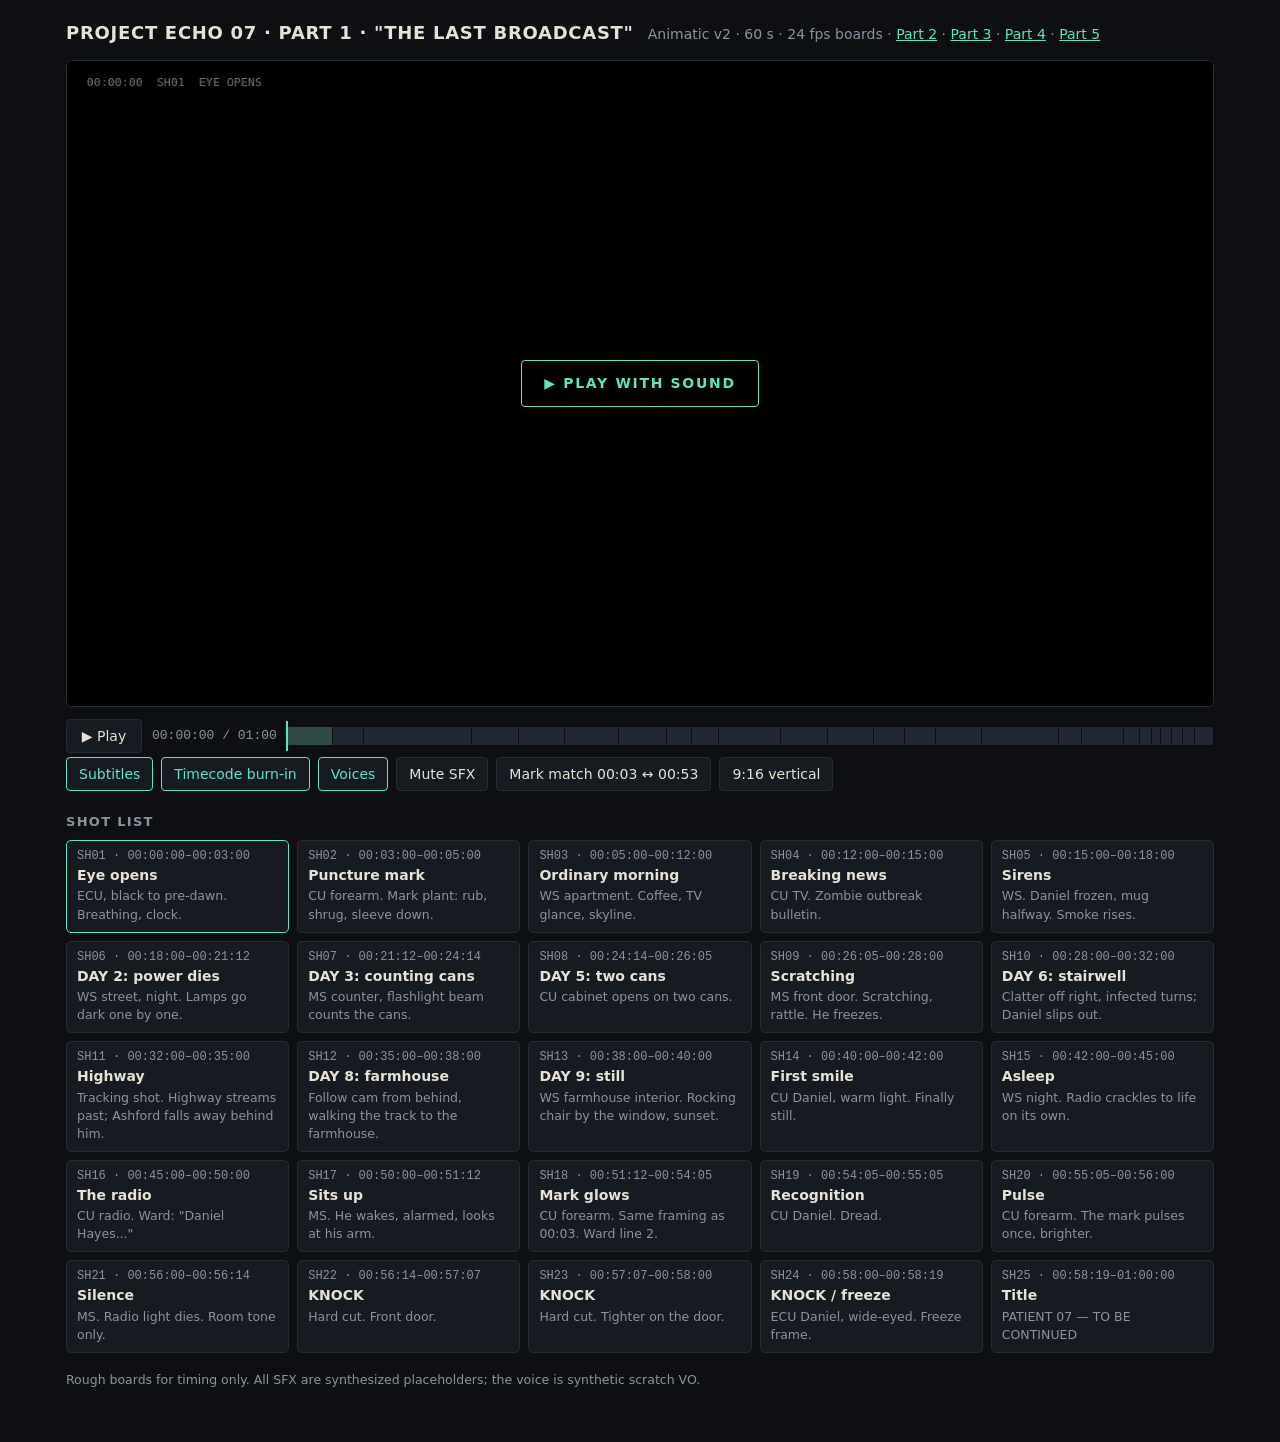
<file: animatic/index.html>
<!doctype html>
<html lang="en">
<head>
<meta charset="utf-8">
<meta name="viewport" content="width=device-width, initial-scale=1">
<title>Echo 07 Animatic</title>
<link rel="stylesheet" href="engine/animatic.css">
</head>
<body>
<main>
  <header>
    <h1>PROJECT ECHO 07 · PART 1 · "THE LAST BROADCAST"</h1>
    <p>Animatic v2 · 60 s · 24 fps boards · <a href="part-02.html">Part 2</a> · <a href="part-03.html">Part 3</a> · <a href="part-04.html">Part 4</a> · <a href="part-05.html">Part 5</a></p>
  </header>

  <div class="stage" id="stage">
    <canvas id="screen" width="1280" height="720" aria-label="Animatic playback"></canvas>
    <div class="overlay" id="overlay"><span>▶ PLAY WITH SOUND</span></div>
  </div>

  <div class="controls">
    <button id="play" type="button">▶ Play</button>
    <span class="time" id="time">00:00:00 / 01:00</span>
    <div class="scrub">
      <div class="track" id="track"></div>
      <div class="head" id="head"></div>
      <input id="scrub" type="range" min="0" max="60" step="0.01" value="0" aria-label="Scrub timeline">
    </div>
  </div>
  <div class="toggles">
    <button id="tSubs" type="button" aria-pressed="true">Subtitles</button>
    <button id="tBurn" type="button" aria-pressed="true">Timecode burn-in</button>
    <button id="tVO" type="button" aria-pressed="true">Voices</button>
    <button id="tMute" type="button" aria-pressed="false">Mute SFX</button>
    <button id="tMark" type="button" aria-pressed="false">Mark match 00:03 ↔ 00:53</button>
    <button id="tVert" type="button" aria-pressed="false">9:16 vertical</button>
  </div>

  <h2>Shot list</h2>
  <ol class="shots" id="shots"></ol>

  <p class="note">Rough boards for timing only. All SFX are synthesized placeholders; the voice is synthetic scratch VO.</p>
</main>

<script src="vo/part-01.js"></script>
<script src="engine/core.js"></script>
<script src="engine/props.js"></script>
<script src="part-01/shots.js"></script>
<script src="engine/player.js"></script>
</body>
</html>
</file>
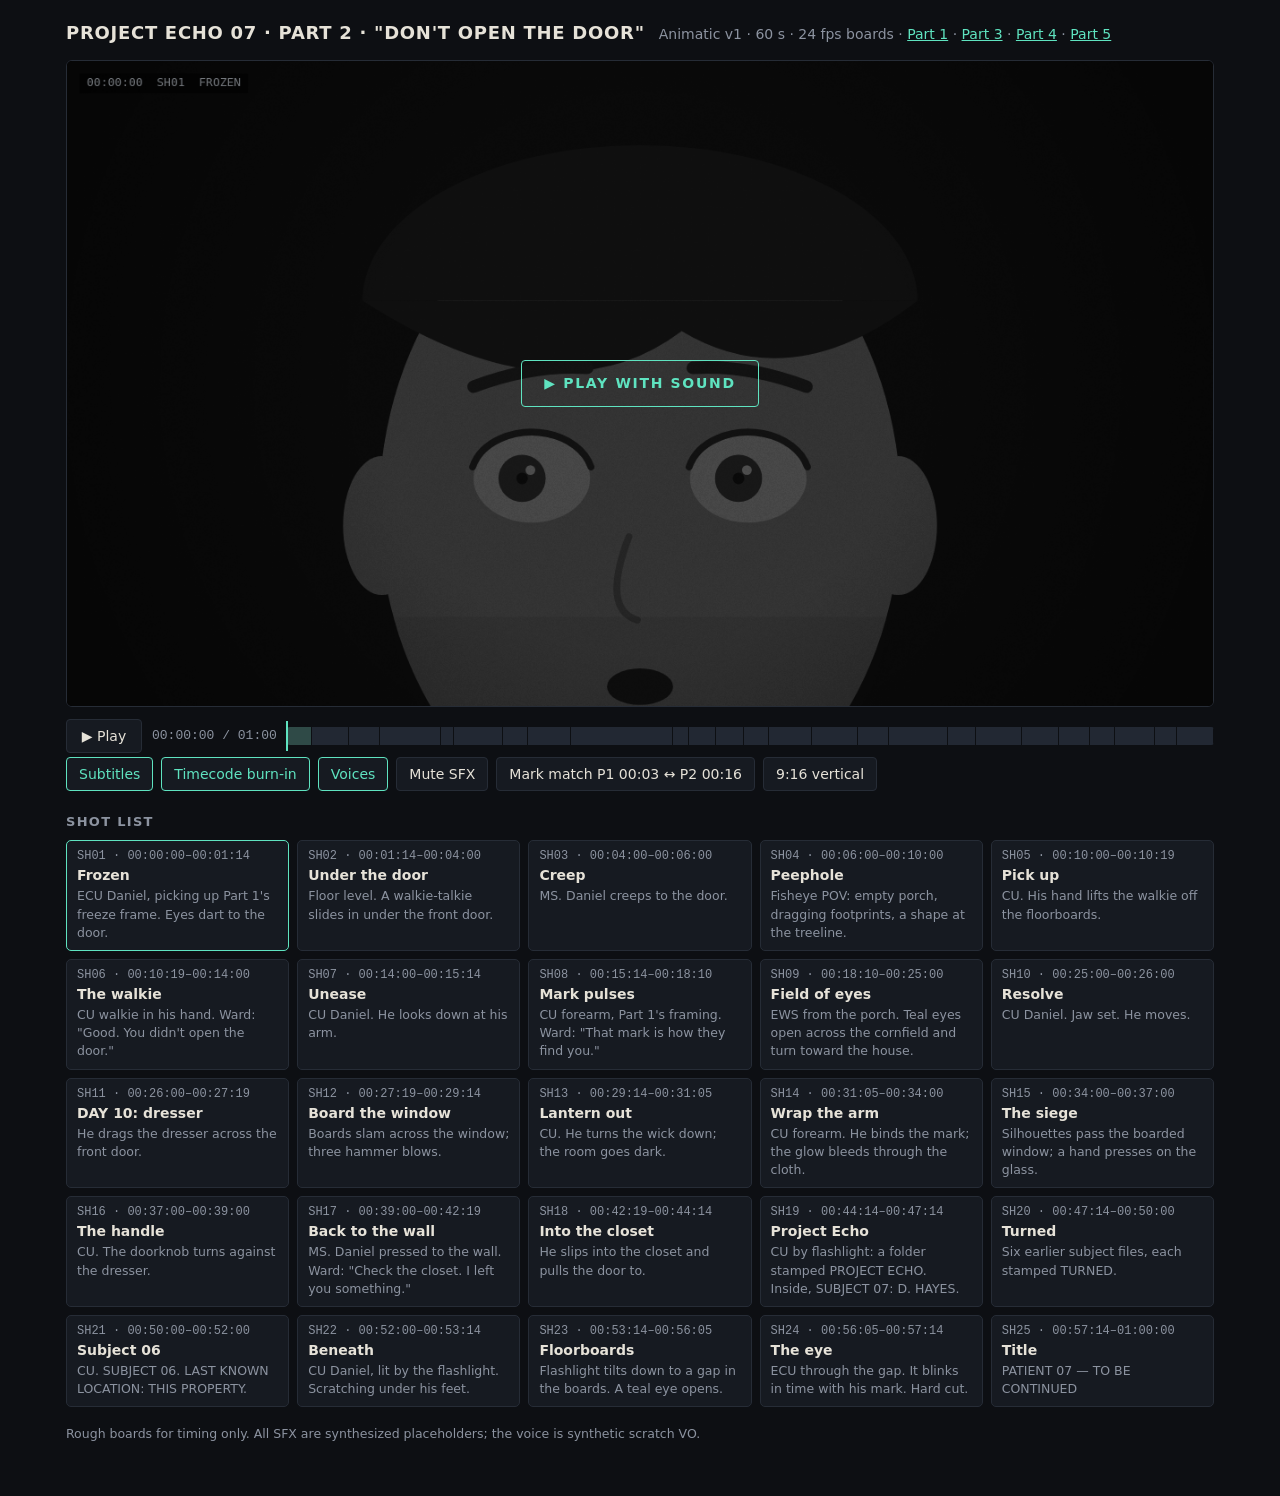
<file: animatic/part-02.html>
<!doctype html>
<html lang="en">
<head>
<meta charset="utf-8">
<meta name="viewport" content="width=device-width, initial-scale=1">
<title>Echo 07 Part 2</title>
<link rel="stylesheet" href="engine/animatic.css">
</head>
<body>
<main>
  <header>
    <h1>PROJECT ECHO 07 · PART 2 · "DON'T OPEN THE DOOR"</h1>
    <p>Animatic v1 · 60 s · 24 fps boards · <a href="index.html">Part 1</a> · <a href="part-03.html">Part 3</a> · <a href="part-04.html">Part 4</a> · <a href="part-05.html">Part 5</a></p>
  </header>

  <div class="stage" id="stage">
    <canvas id="screen" width="1280" height="720" aria-label="Animatic playback"></canvas>
    <div class="overlay" id="overlay"><span>▶ PLAY WITH SOUND</span></div>
  </div>

  <div class="controls">
    <button id="play" type="button">▶ Play</button>
    <span class="time" id="time">00:00:00 / 01:00</span>
    <div class="scrub">
      <div class="track" id="track"></div>
      <div class="head" id="head"></div>
      <input id="scrub" type="range" min="0" max="60" step="0.01" value="0" aria-label="Scrub timeline">
    </div>
  </div>
  <div class="toggles">
    <button id="tSubs" type="button" aria-pressed="true">Subtitles</button>
    <button id="tBurn" type="button" aria-pressed="true">Timecode burn-in</button>
    <button id="tVO" type="button" aria-pressed="true">Voices</button>
    <button id="tMute" type="button" aria-pressed="false">Mute SFX</button>
    <button id="tMark" type="button" aria-pressed="false">Mark match P1 00:03 ↔ P2 00:16</button>
    <button id="tVert" type="button" aria-pressed="false">9:16 vertical</button>
  </div>

  <h2>Shot list</h2>
  <ol class="shots" id="shots"></ol>

  <p class="note">Rough boards for timing only. All SFX are synthesized placeholders; the voice is synthetic scratch VO.</p>
</main>

<script src="vo/part-02.js"></script>
<script src="engine/core.js"></script>
<script src="engine/props.js"></script>
<script src="part-02/shots.js"></script>
<script src="engine/player.js"></script>
</body>
</html>
</file>
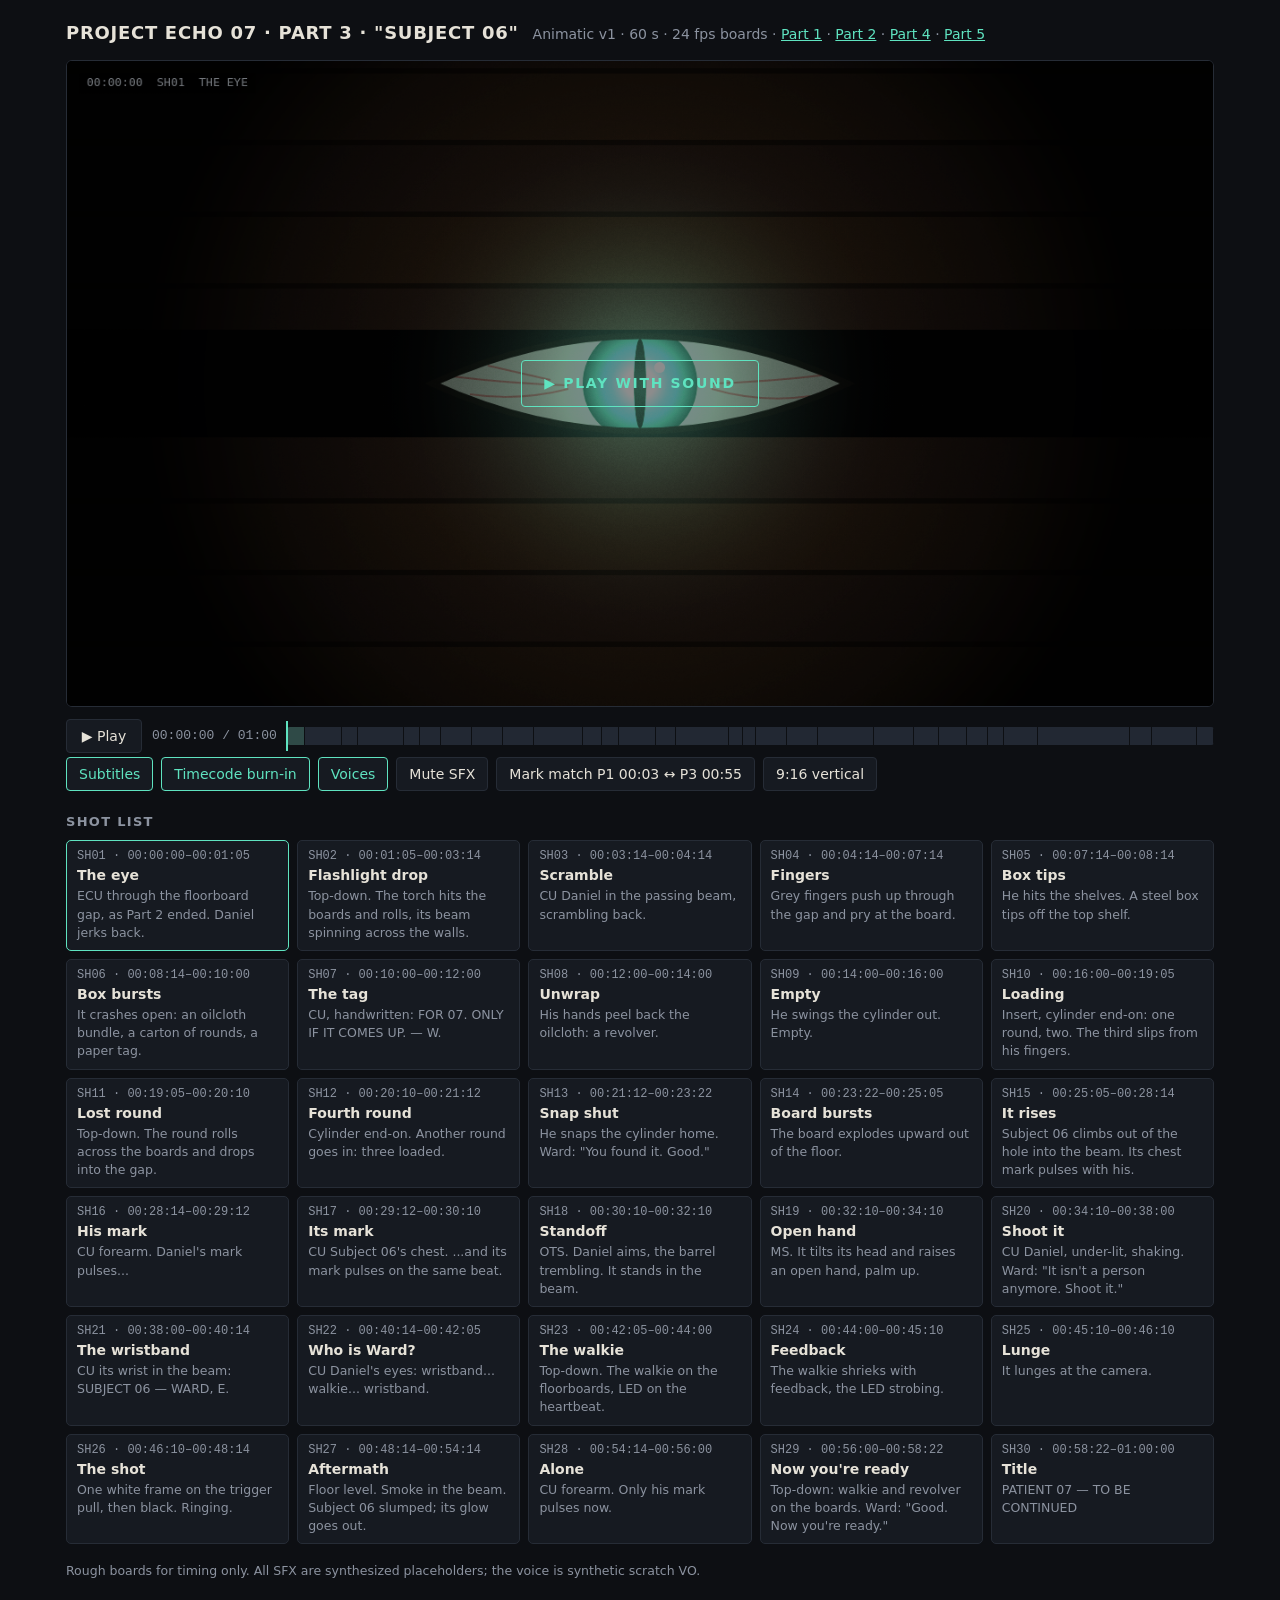
<file: animatic/part-03.html>
<!doctype html>
<html lang="en">
<head>
<meta charset="utf-8">
<meta name="viewport" content="width=device-width, initial-scale=1">
<title>Echo 07 Part 3</title>
<link rel="stylesheet" href="engine/animatic.css">
</head>
<body>
<main>
  <header>
    <h1>PROJECT ECHO 07 · PART 3 · "SUBJECT 06"</h1>
    <p>Animatic v1 · 60 s · 24 fps boards · <a href="index.html">Part 1</a> · <a href="part-02.html">Part 2</a> · <a href="part-04.html">Part 4</a> · <a href="part-05.html">Part 5</a></p>
  </header>

  <div class="stage" id="stage">
    <canvas id="screen" width="1280" height="720" aria-label="Animatic playback"></canvas>
    <div class="overlay" id="overlay"><span>▶ PLAY WITH SOUND</span></div>
  </div>

  <div class="controls">
    <button id="play" type="button">▶ Play</button>
    <span class="time" id="time">00:00:00 / 01:00</span>
    <div class="scrub">
      <div class="track" id="track"></div>
      <div class="head" id="head"></div>
      <input id="scrub" type="range" min="0" max="60" step="0.01" value="0" aria-label="Scrub timeline">
    </div>
  </div>
  <div class="toggles">
    <button id="tSubs" type="button" aria-pressed="true">Subtitles</button>
    <button id="tBurn" type="button" aria-pressed="true">Timecode burn-in</button>
    <button id="tVO" type="button" aria-pressed="true">Voices</button>
    <button id="tMute" type="button" aria-pressed="false">Mute SFX</button>
    <button id="tMark" type="button" aria-pressed="false">Mark match P1 00:03 ↔ P3 00:55</button>
    <button id="tVert" type="button" aria-pressed="false">9:16 vertical</button>
  </div>

  <h2>Shot list</h2>
  <ol class="shots" id="shots"></ol>

  <p class="note">Rough boards for timing only. All SFX are synthesized placeholders; the voice is synthetic scratch VO.</p>
</main>

<script src="vo/part-03.js"></script>
<script src="engine/core.js"></script>
<script src="engine/props.js"></script>
<script src="part-03/shots.js"></script>
<script src="engine/player.js"></script>
</body>
</html>
</file>
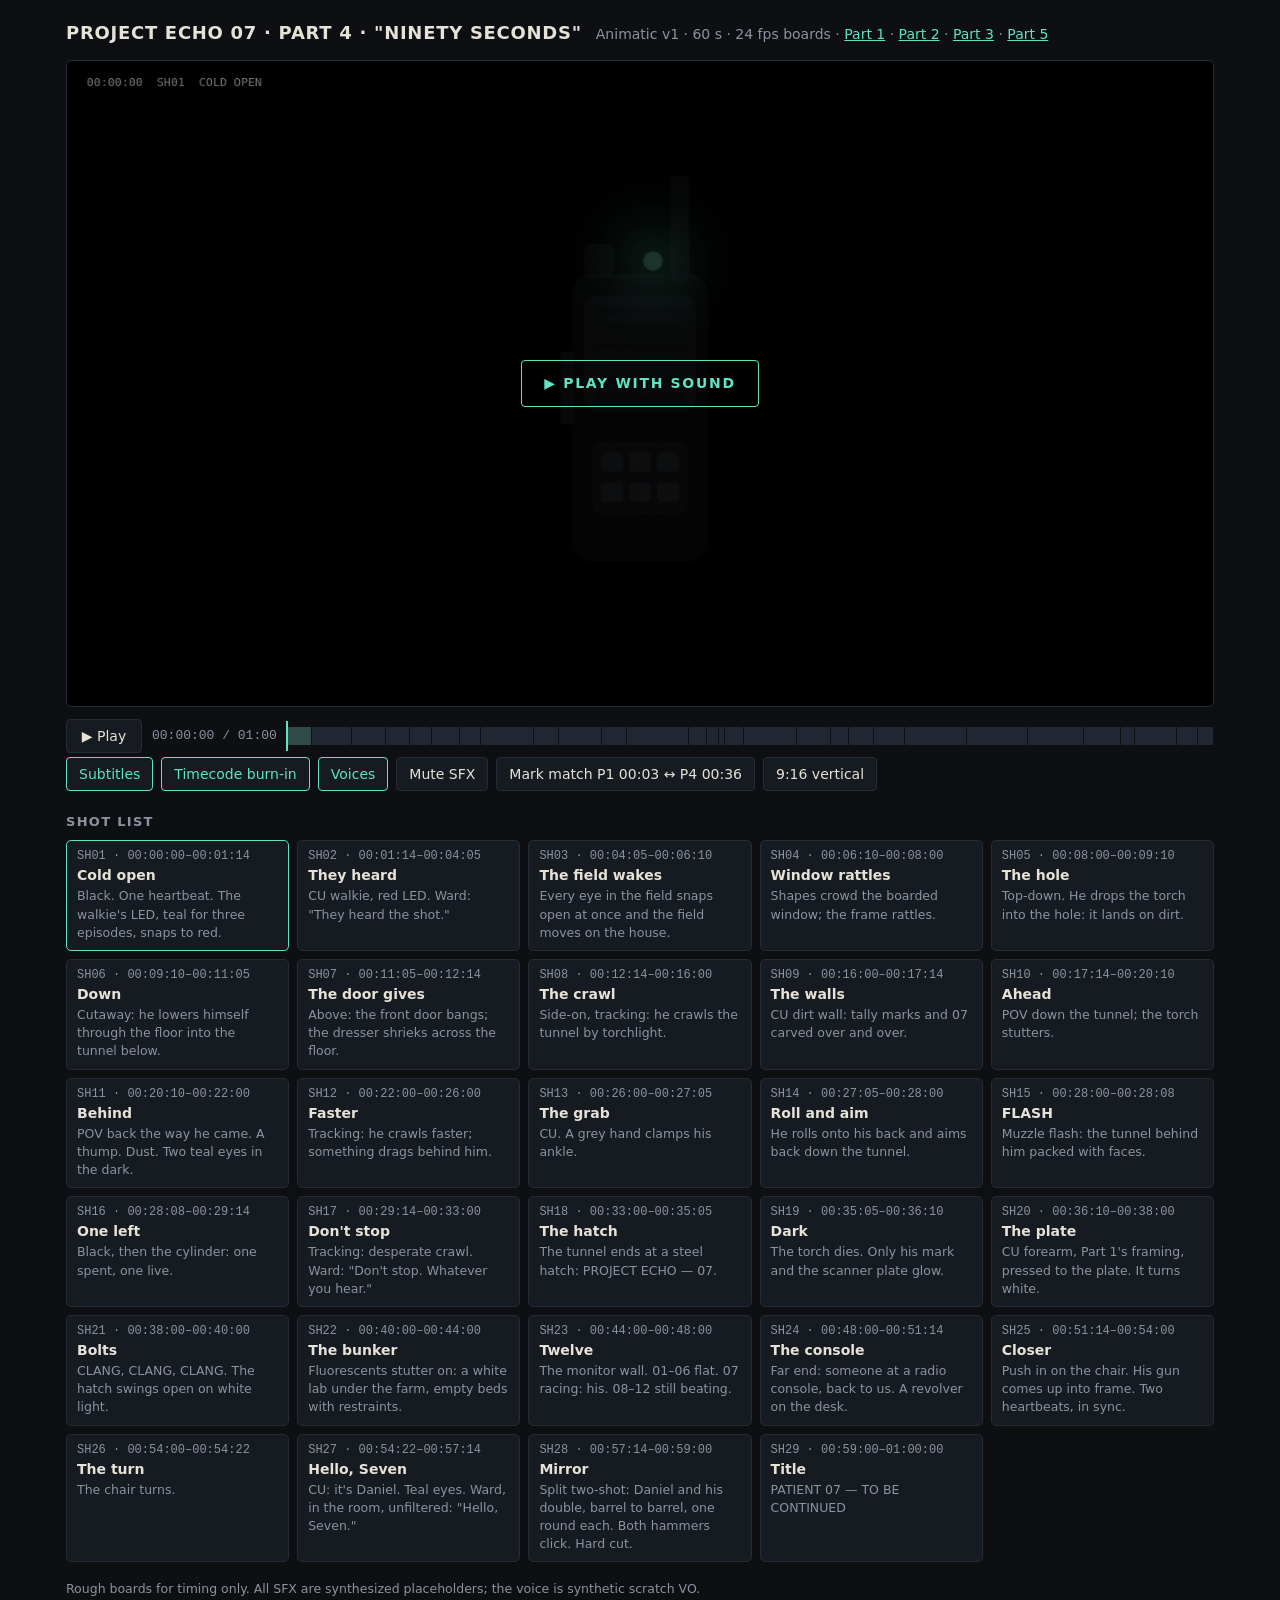
<file: animatic/part-04.html>
<!doctype html>
<html lang="en">
<head>
<meta charset="utf-8">
<meta name="viewport" content="width=device-width, initial-scale=1">
<title>Echo 07 Part 4</title>
<link rel="stylesheet" href="engine/animatic.css">
</head>
<body>
<main>
  <header>
    <h1>PROJECT ECHO 07 · PART 4 · "NINETY SECONDS"</h1>
    <p>Animatic v1 · 60 s · 24 fps boards · <a href="index.html">Part 1</a> · <a href="part-02.html">Part 2</a> · <a href="part-03.html">Part 3</a> · <a href="part-05.html">Part 5</a></p>
  </header>

  <div class="stage" id="stage">
    <canvas id="screen" width="1280" height="720" aria-label="Animatic playback"></canvas>
    <div class="overlay" id="overlay"><span>▶ PLAY WITH SOUND</span></div>
  </div>

  <div class="controls">
    <button id="play" type="button">▶ Play</button>
    <span class="time" id="time">00:00:00 / 01:00</span>
    <div class="scrub">
      <div class="track" id="track"></div>
      <div class="head" id="head"></div>
      <input id="scrub" type="range" min="0" max="60" step="0.01" value="0" aria-label="Scrub timeline">
    </div>
  </div>
  <div class="toggles">
    <button id="tSubs" type="button" aria-pressed="true">Subtitles</button>
    <button id="tBurn" type="button" aria-pressed="true">Timecode burn-in</button>
    <button id="tVO" type="button" aria-pressed="true">Voices</button>
    <button id="tMute" type="button" aria-pressed="false">Mute SFX</button>
    <button id="tMark" type="button" aria-pressed="false">Mark match P1 00:03 ↔ P4 00:36</button>
    <button id="tVert" type="button" aria-pressed="false">9:16 vertical</button>
  </div>

  <h2>Shot list</h2>
  <ol class="shots" id="shots"></ol>

  <p class="note">Rough boards for timing only. All SFX are synthesized placeholders; the voice is synthetic scratch VO.</p>
</main>

<script src="vo/part-04.js"></script>
<script src="engine/core.js"></script>
<script src="engine/props.js"></script>
<script src="part-04/shots.js"></script>
<script src="engine/player.js"></script>
</body>
</html>
</file>
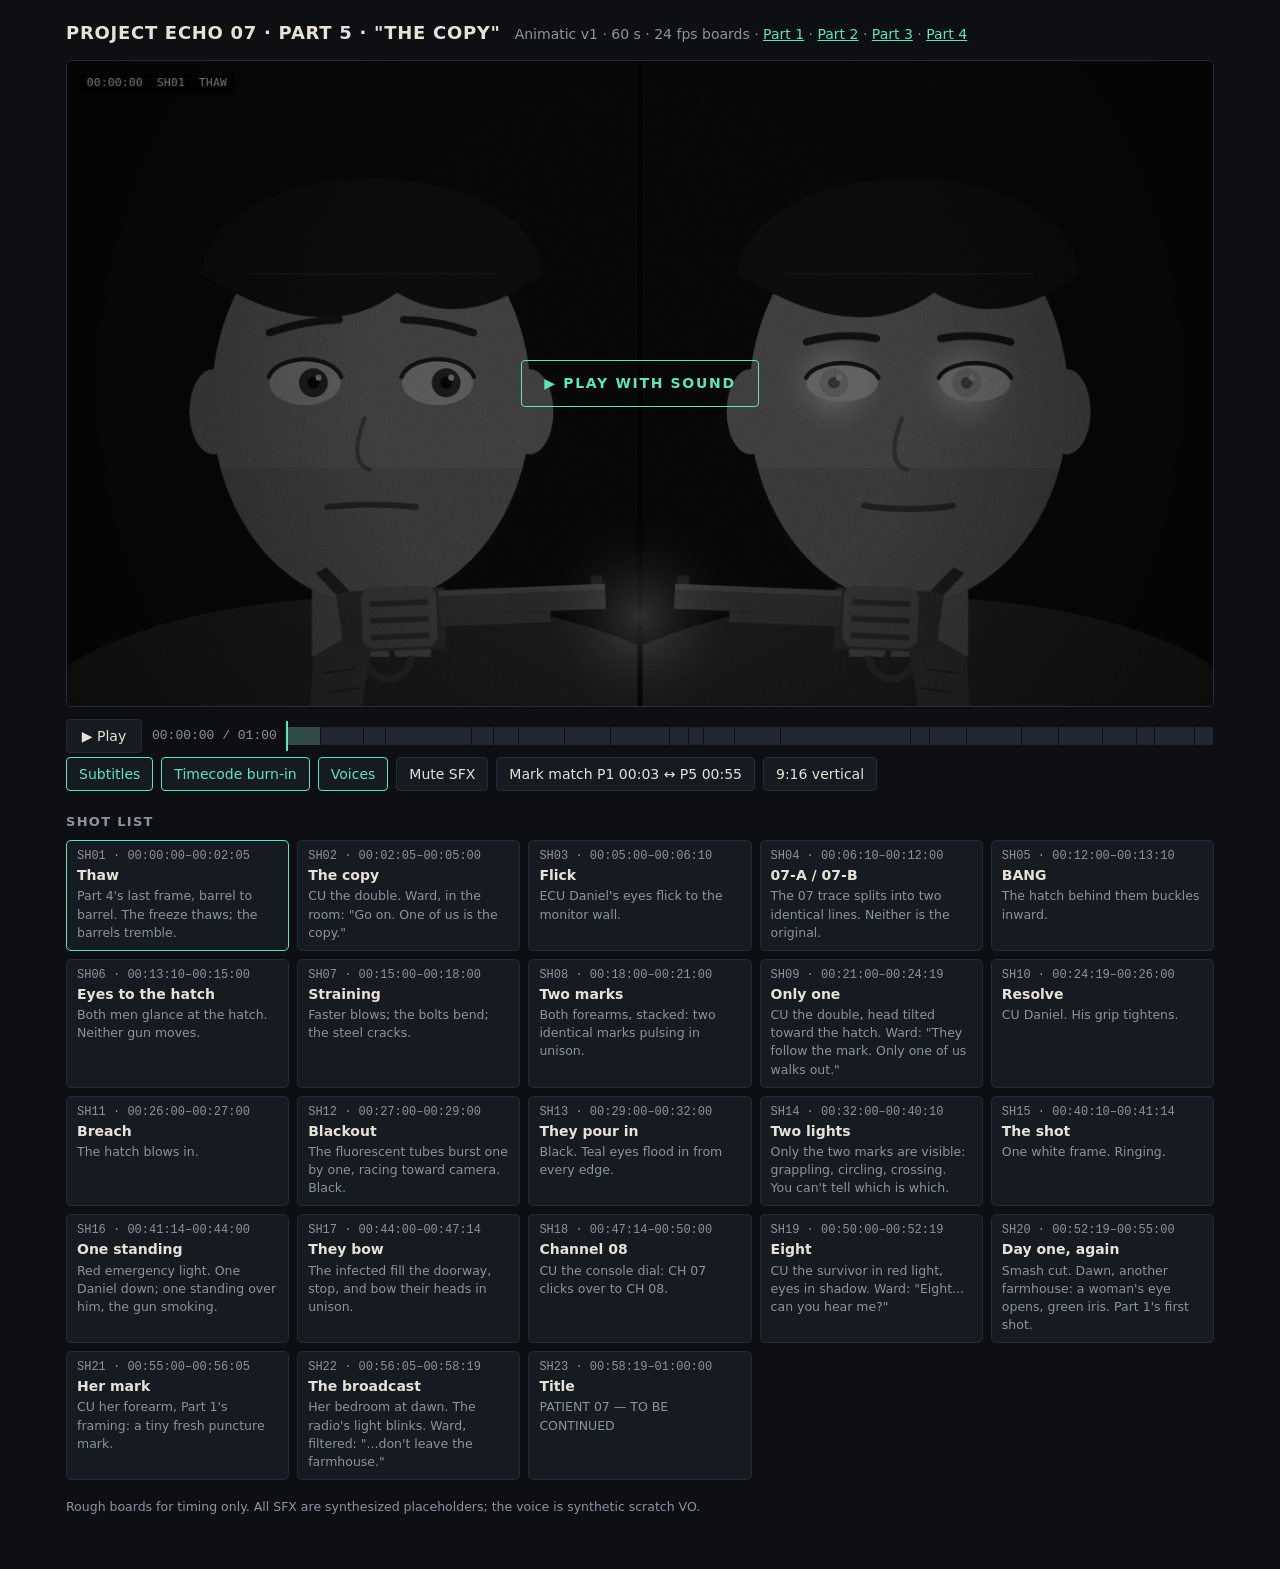
<file: animatic/part-05.html>
<!doctype html>
<html lang="en">
<head>
<meta charset="utf-8">
<meta name="viewport" content="width=device-width, initial-scale=1">
<title>Echo 07 Part 5</title>
<link rel="stylesheet" href="engine/animatic.css">
</head>
<body>
<main>
  <header>
    <h1>PROJECT ECHO 07 · PART 5 · "THE COPY"</h1>
    <p>Animatic v1 · 60 s · 24 fps boards · <a href="index.html">Part 1</a> · <a href="part-02.html">Part 2</a> · <a href="part-03.html">Part 3</a> · <a href="part-04.html">Part 4</a></p>
  </header>

  <div class="stage" id="stage">
    <canvas id="screen" width="1280" height="720" aria-label="Animatic playback"></canvas>
    <div class="overlay" id="overlay"><span>▶ PLAY WITH SOUND</span></div>
  </div>

  <div class="controls">
    <button id="play" type="button">▶ Play</button>
    <span class="time" id="time">00:00:00 / 01:00</span>
    <div class="scrub">
      <div class="track" id="track"></div>
      <div class="head" id="head"></div>
      <input id="scrub" type="range" min="0" max="60" step="0.01" value="0" aria-label="Scrub timeline">
    </div>
  </div>
  <div class="toggles">
    <button id="tSubs" type="button" aria-pressed="true">Subtitles</button>
    <button id="tBurn" type="button" aria-pressed="true">Timecode burn-in</button>
    <button id="tVO" type="button" aria-pressed="true">Voices</button>
    <button id="tMute" type="button" aria-pressed="false">Mute SFX</button>
    <button id="tMark" type="button" aria-pressed="false">Mark match P1 00:03 ↔ P5 00:55</button>
    <button id="tVert" type="button" aria-pressed="false">9:16 vertical</button>
  </div>

  <h2>Shot list</h2>
  <ol class="shots" id="shots"></ol>

  <p class="note">Rough boards for timing only. All SFX are synthesized placeholders; the voice is synthetic scratch VO.</p>
</main>

<script src="vo/part-05.js"></script>
<script src="engine/core.js"></script>
<script src="engine/props.js"></script>
<script src="part-05/shots.js"></script>
<script src="engine/player.js"></script>
</body>
</html>
</file>
<file: animatic/engine/animatic.css>
:root {
  --bg: #0d0f13;
  --panel: #161a21;
  --line: #262c36;
  --text: #e6e2d8;
  --muted: #8c93a0;
  --accent: #5fe3c0;
  --warn: #e0564b;
}
* { box-sizing: border-box; }
html, body { margin: 0; background: var(--bg); color: var(--text); }
body { font: 14px/1.45 system-ui, -apple-system, "Segoe UI", sans-serif; }
main { max-width: 1180px; margin: 0 auto; padding: 20px 16px 40px; }
header { display: flex; flex-wrap: wrap; align-items: baseline; gap: 4px 14px; margin-bottom: 14px; }
h1 { margin: 0; font-size: 18px; letter-spacing: .04em; }
header p { margin: 0; color: var(--muted); }
.stage { position: relative; background: #000; border: 1px solid var(--line); border-radius: 6px; overflow: hidden; }
canvas { display: block; width: 100%; height: auto; aspect-ratio: 16 / 9; }
.stage.vert { max-width: 405px; margin: 0 auto; }
.stage.vert canvas { aspect-ratio: 9 / 16; }
.overlay { position: absolute; inset: 0; display: grid; place-items: center; background: rgba(0,0,0,.45); cursor: pointer; }
.overlay span { padding: 12px 22px; border: 1px solid var(--accent); color: var(--accent); border-radius: 4px; letter-spacing: .12em; font-weight: 600; }
.overlay[hidden] { display: none; }
.controls { display: flex; flex-wrap: wrap; align-items: center; gap: 10px; margin: 12px 0 4px; }
button { font: inherit; color: var(--text); background: var(--panel); border: 1px solid var(--line); border-radius: 4px; padding: 6px 12px; cursor: pointer; }
button:hover { border-color: var(--muted); }
button[aria-pressed="true"] { border-color: var(--accent); color: var(--accent); }
#play { min-width: 76px; }
.time { font: 13px ui-monospace, Menlo, Consolas, monospace; color: var(--muted); min-width: 120px; }
.scrub { flex: 1 1 260px; position: relative; height: 34px; }
.scrub input { position: absolute; inset: 0; width: 100%; margin: 0; opacity: 0; cursor: pointer; }
.scrub .track { position: absolute; left: 0; right: 0; top: 8px; height: 18px; display: flex; border-radius: 3px; overflow: hidden; background: var(--panel); }
.scrub .track i { display: block; height: 100%; border-right: 1px solid var(--bg); background: #222833; }
.scrub .track i.on { background: #2f4a47; }
.scrub .head { position: absolute; top: 2px; width: 2px; height: 30px; background: var(--accent); pointer-events: none; }
.toggles { display: flex; flex-wrap: wrap; gap: 8px; }
h2 { font-size: 13px; letter-spacing: .1em; text-transform: uppercase; color: var(--muted); margin: 22px 0 8px; }
ol.shots { list-style: none; margin: 0; padding: 0; display: grid; grid-template-columns: repeat(auto-fill, minmax(220px, 1fr)); gap: 8px; }
ol.shots li { background: var(--panel); border: 1px solid var(--line); border-radius: 5px; padding: 8px 10px; cursor: pointer; }
ol.shots li:hover { border-color: var(--muted); }
ol.shots li.on { border-color: var(--accent); }
ol.shots .tc { font: 12px ui-monospace, Menlo, Consolas, monospace; color: var(--muted); }
ol.shots .nm { font-weight: 600; margin: 2px 0; }
ol.shots .ds { color: var(--muted); font-size: 12.5px; }
.note { color: var(--muted); font-size: 12.5px; margin-top: 18px; }
header a { color: var(--accent); }
</file>
